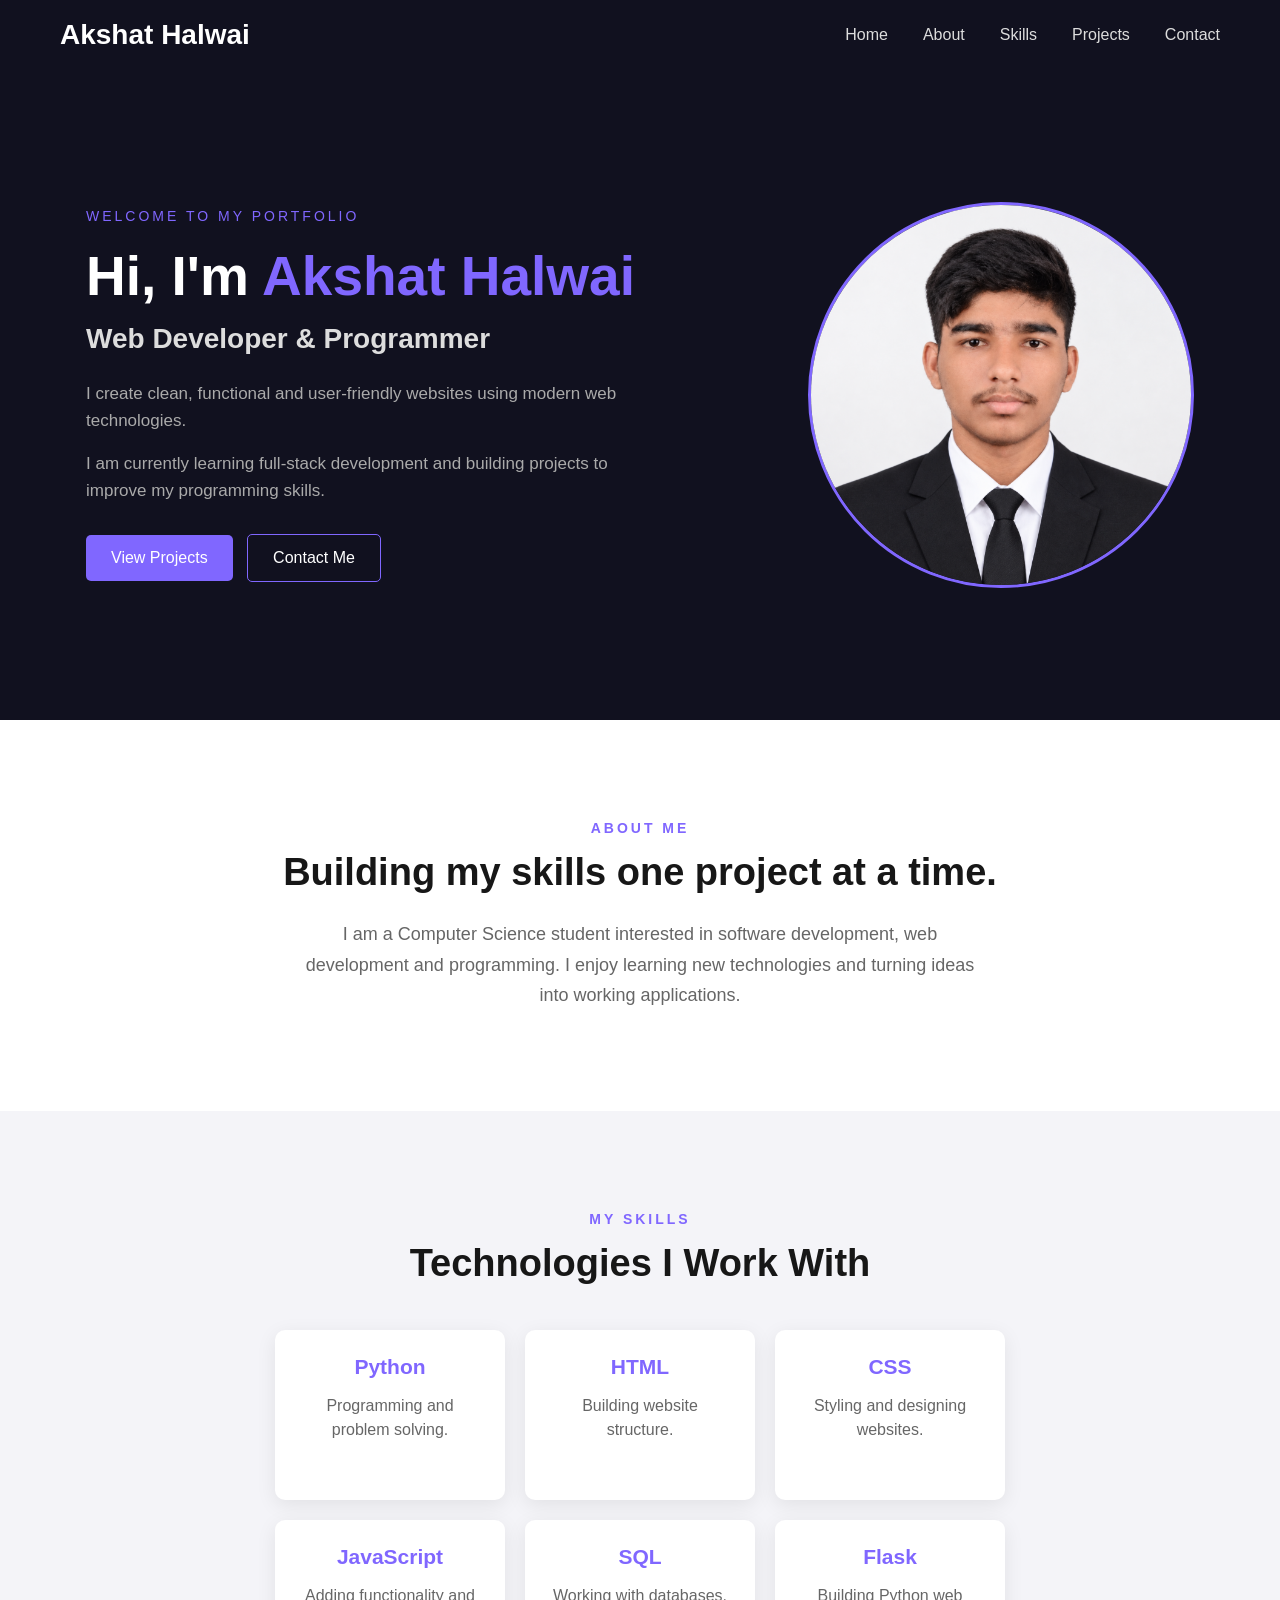
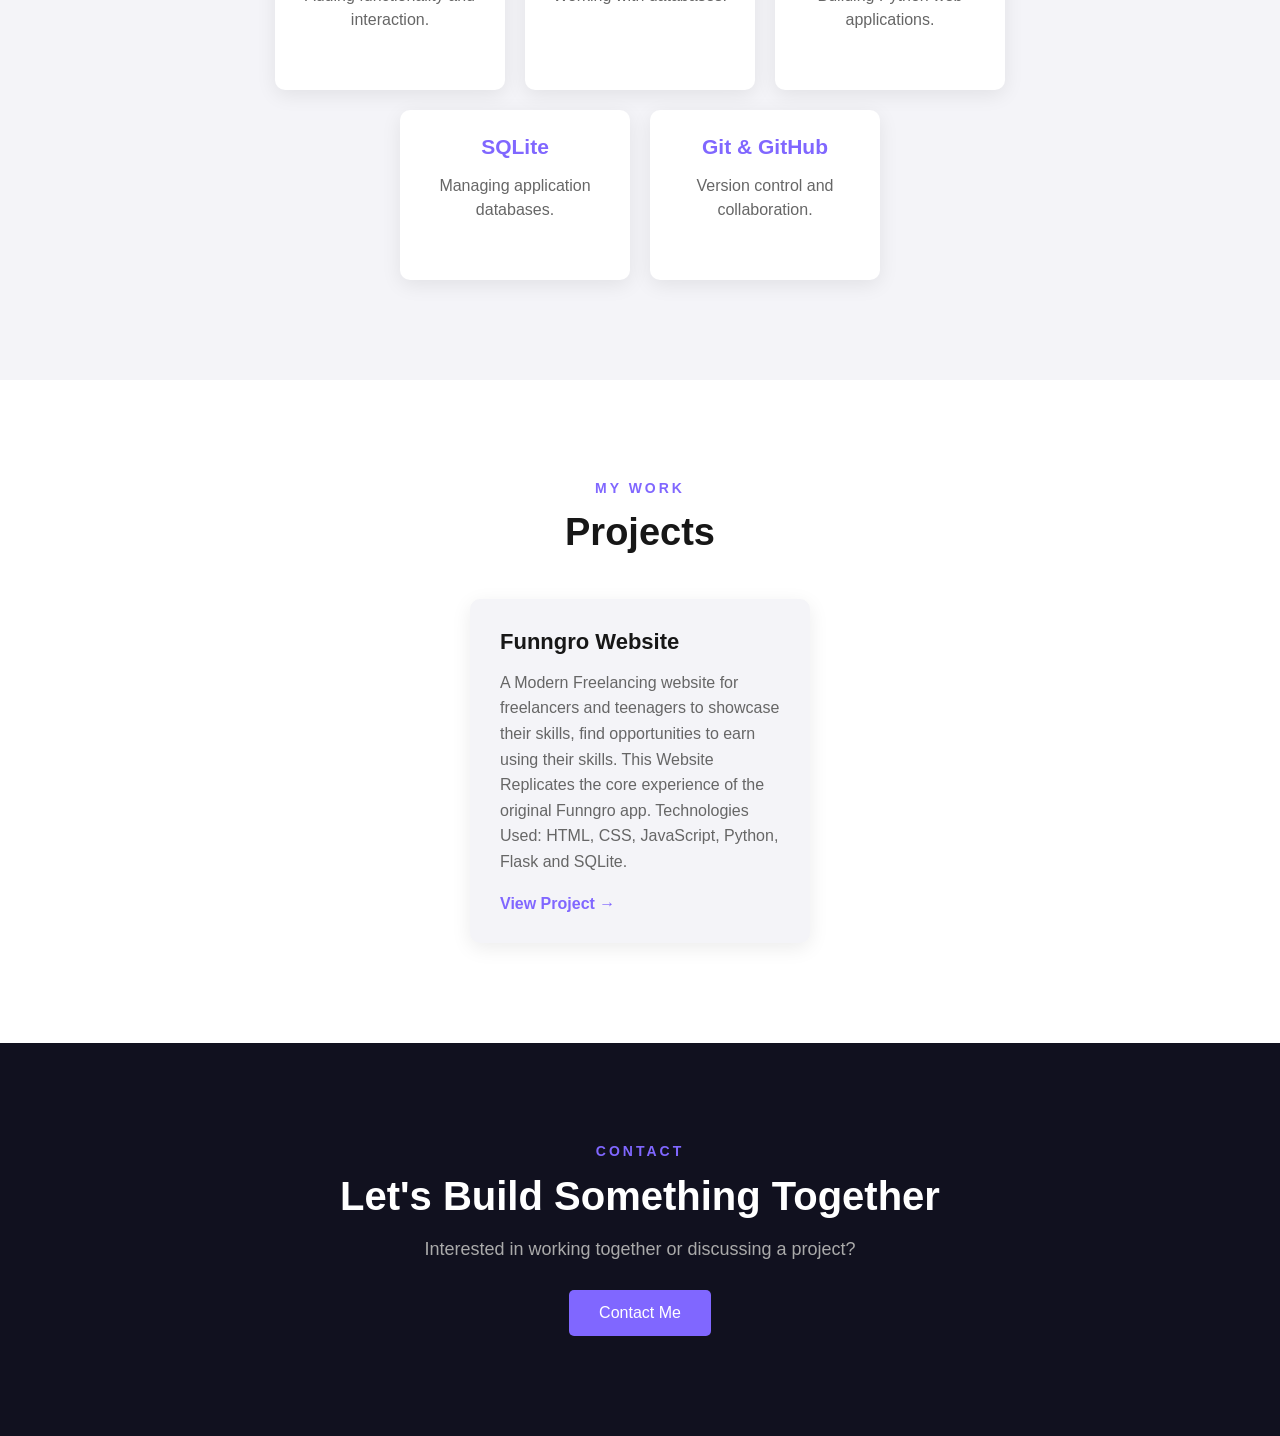
<file: index.html>
<!DOCTYPE html>
<html lang="en">

<head>
    <meta charset="UTF-8">
    <meta name="viewport" content="width=device-width, initial-scale=1.0">

    <link rel="stylesheet" href="index.css">

    <title>Akshat Halwai | Portfolio</title>
</head>

<body>

    <!-- NAVBAR -->

    <div class="navbar">

        <div class="logo">
            <p>Akshat Halwai</p>
        </div>

        <div class="nav-links">
            <a href="#home">Home</a>
            <a href="#about">About</a>
            <a href="#skills">Skills</a>
            <a href="#projects">Projects</a>
            <a href="#contact">Contact</a>
        </div>

    </div>


    <!-- HERO SECTION -->

    <div class="hero-section" id="home">

        <div class="hero-content">

            <p class="small-heading">
                WELCOME TO MY PORTFOLIO
            </p>

            <h1>
                Hi, I'm
                <span>Akshat Halwai</span>
            </h1>

            <h2>
                Web Developer & Programmer
            </h2>

            <p class="description">
                I create clean, functional and user-friendly websites
                using modern web technologies.
            </p>

            <p class="description">
                I am currently learning full-stack development and
                building projects to improve my programming skills.
            </p>

            <div class="buttons">

                <a href="#projects" class="primary-button">
                    View Projects
                </a>

                <a href="#contact" class="secondary-button">
                    Contact Me
                </a>

            </div>

        </div>


        <div class="hero-image-pfp">

            <img
                src="img\Akshat-Halwai.png"
                alt="Profile Picture">

        </div>

    </div>


    <!-- ABOUT SECTION -->

    <div class="about-section" id="about">

        <p class="section-title">
            ABOUT ME
        </p>

        <h2>
            Building my skills one project at a time.
        </h2>

        <p>
            I am a Computer Science student interested in software
            development, web development and programming. I enjoy
            learning new technologies and turning ideas into working
            applications.
        </p>

    </div>


    <!-- SKILLS SECTION -->

    <div class="skills-section" id="skills">

        <p class="section-title">
            MY SKILLS
        </p>

        <h2>
            Technologies I Work With
        </h2>

        <div class="skills-container">

            <div class="skill-card">
                <h3>Python</h3>
                <p>Programming and problem solving.</p>
            </div>

            <div class="skill-card">
                <h3>HTML</h3>
                <p>Building website structure.</p>
            </div>

            <div class="skill-card">
                <h3>CSS</h3>
                <p>Styling and designing websites.</p>
            </div>

            <div class="skill-card">
                <h3>JavaScript</h3>
                <p>Adding functionality and interaction.</p>
            </div>

            <div class="skill-card">
                <h3>SQL</h3>
                <p>Working with databases.</p>
            </div>

            <div class="skill-card">
                <h3>Flask</h3>
                <p>Building Python web applications.</p>
            </div>

            <div class="skill-card">
                <h3>SQLite</h3>
                <p>Managing application databases.</p>
            </div>

            <div class="skill-card">
                <h3>Git & GitHub</h3>
                <p>Version control and collaboration.</p>
            </div>

        </div>

    </div>


    <!-- PROJECTS SECTION -->

    <div class="projects-section" id="projects">

        <p class="section-title">
            MY WORK
        </p>

        <h2>
            Projects
        </h2>

        <div class="project-container">

            <div class="project-card">

                <h3>Funngro Website</h3>

                <p>
                    A Modern Freelancing website for freelancers and teenagers to
                    showcase their skills, find opportunities to earn using their skills.
                    This Website Replicates the core experience of the original Funngro app.
                    Technologies Used: HTML, CSS, JavaScript, Python, Flask and SQLite.
                </p>

                <a href="https://github.com/Akshat232007/Funggro-Web-app">View Project →</a>

            </div>

            </div>

            </div>

        </div>

    </div>


    <!-- CONTACT SECTION -->

    <div class="contact-section" id="contact">

        <p class="section-title">
            CONTACT
        </p>

        <h2>
            Let's Build Something Together
        </h2>

        <p>
            Interested in working together or discussing a project?
        </p>

        <a href="mailto:your-email@example.com" class="contact-button">
            Contact Me
        </a>

    </div>

</body>

</html>
</file>
<file: index.css>
* {
    margin: 0;
    padding: 0;
}

body {
    font-family: Arial, sans-serif;
    background-color: #f4f4f8;
    color: #171717;
}


/* =========================
   NAVBAR
========================= */

.navbar {
    width: 100%;
    height: 70px;

    background-color: #11111f;

    display: flex;
    justify-content: space-between;
    align-items: center;
}

.logo {
    margin-left: 60px;
}

.logo p {
    color: white;
    font-size: 28px;
    font-weight: bold;
}

.nav-links {
    margin-right: 60px;

    display: flex;
    gap: 35px;
}

.nav-links a {
    color: #dddddd;

    text-decoration: none;

    font-size: 16px;
}

.nav-links a:hover {
    color: #8067ff;
}


/* =========================
   HERO
========================= */

.hero-section {
    width: 100%;
    height: 650px;

    background-color: #11111f;

    display: flex;
    justify-content: space-around;
    align-items: center;
}


.hero-content {
    width: 550px;
}

.small-heading {
    color: #8067ff;

    font-size: 14px;

    letter-spacing: 3px;

    margin-bottom: 20px;
}


.hero-content h1 {
    color: white;

    font-size: 55px;

    margin-bottom: 15px;
}

.hero-content h1 span {
    color: #8067ff;
}


.hero-content h2 {
    color: #dddddd;

    font-size: 28px;

    margin-bottom: 25px;
}


.description {
    color: #aaaaaa;

    font-size: 17px;

    line-height: 1.6;

    margin-bottom: 15px;
}


/* =========================
   BUTTONS
========================= */

.buttons {
    margin-top: 30px;
}


.primary-button {
    display: inline-block;

    padding: 14px 25px;

    background-color: #8067ff;

    color: white;

    text-decoration: none;

    margin-right: 10px;

    border-radius: 5px;
}


.primary-button:hover {
    background-color: #6951e8;
}


.secondary-button {
    display: inline-block;

    padding: 14px 25px;

    background-color: transparent;

    color: white;

    text-decoration: none;

    border: 1px solid #8067ff;

    border-radius: 5px;
}


.secondary-button:hover {
    background-color: #8067ff;
}


/* =========================
   HERO IMAGE
========================= */

.hero-image-pfp {
    width: 380px;
    height: 380px;
    border-radius: 100%;
    overflow: hidden;
    border: 3px solid #8067ff;
}


.hero-image-pfp img {
    width: 100%;
    height: 100%;

    object-fit: cover;
}


/* =========================
   ABOUT
========================= */

.about-section {
    width: 100%;

    padding-top: 100px;
    padding-bottom: 100px;

    text-align: center;

    background-color: white;
}


.section-title {
    color: #8067ff;

    font-size: 14px;

    letter-spacing: 3px;

    font-weight: bold;

    margin-bottom: 15px;
}


.about-section h2 {
    font-size: 38px;

    margin-bottom: 25px;
}


.about-section > p:last-child {
    width: 700px;

    margin: auto;

    color: #666666;

    font-size: 18px;

    line-height: 1.7;
}


/* =========================
   SKILLS
========================= */

.skills-section {
    width: 100%;

    padding-top: 100px;
    padding-bottom: 100px;

    text-align: center;

    background-color: #f4f4f8;
}


.skills-section h2 {
    font-size: 38px;

    margin-bottom: 45px;
}


.skills-container {
    width: 900px;

    margin: auto;

    display: flex;

    flex-wrap: wrap;

    gap: 20px;

    justify-content: center;
}


.skill-card {
    width: 180px;
    height: 120px;

    background-color: white;

    padding: 25px;

    border-radius: 10px;

    box-shadow: 0 5px 20px rgba(0, 0, 0, 0.08);
}


.skill-card h3 {
    color: #8067ff;

    font-size: 21px;

    margin-bottom: 15px;
}


.skill-card p {
    color: #666666;

    line-height: 1.5;
}


/* =========================
   PROJECTS
========================= */

.projects-section {
    width: 100%;

    padding-top: 100px;
    padding-bottom: 100px;

    text-align: center;

    background-color: white;
}


.projects-section h2 {
    font-size: 38px;

    margin-bottom: 45px;
}


.project-container { 
    width: 1000px;

    margin: auto; 

    display: flex;

    justify-content: center; 

    align-items: center;

    gap: 30px;

    flex-wrap: wrap;
}


.project-card {
    width: 280px;

    padding: 30px;

    background-color: #f4f4f8;

    border-radius: 10px;

    text-align: left;

    box-shadow: 0 5px 20px rgba(0, 0, 0, 0.08);
}


.project-card h3 {
    font-size: 22px;

    margin-bottom: 15px;
}


.project-card p {
    color: #666666;

    line-height: 1.6;

    margin-bottom: 20px;
}


.project-card a {
    color: #8067ff;

    text-decoration: none;

    font-weight: bold;
}


/* =========================
   CONTACT
========================= */

.contact-section {
    width: 100%;

    padding-top: 100px;
    padding-bottom: 100px;

    text-align: center;

    background-color: #11111f;

    color: white;
}


.contact-section h2 {
    font-size: 40px;

    margin-bottom: 20px;
}


.contact-section > p:nth-child(3) {
    color: #aaaaaa;

    font-size: 18px;

    margin-bottom: 30px;
}


.contact-button {
    display: inline-block;

    padding: 14px 30px;

    background-color: #8067ff;

    color: white;

    text-decoration: none;

    border-radius: 5px;
}


/* =========================
   FOOTER
========================= */

.footer {
    width: 100%;

    padding-top: 25px;
    padding-bottom: 25px;

    text-align: center;

    background-color: #0b0b14;

    color: #777777;
}
</file>
